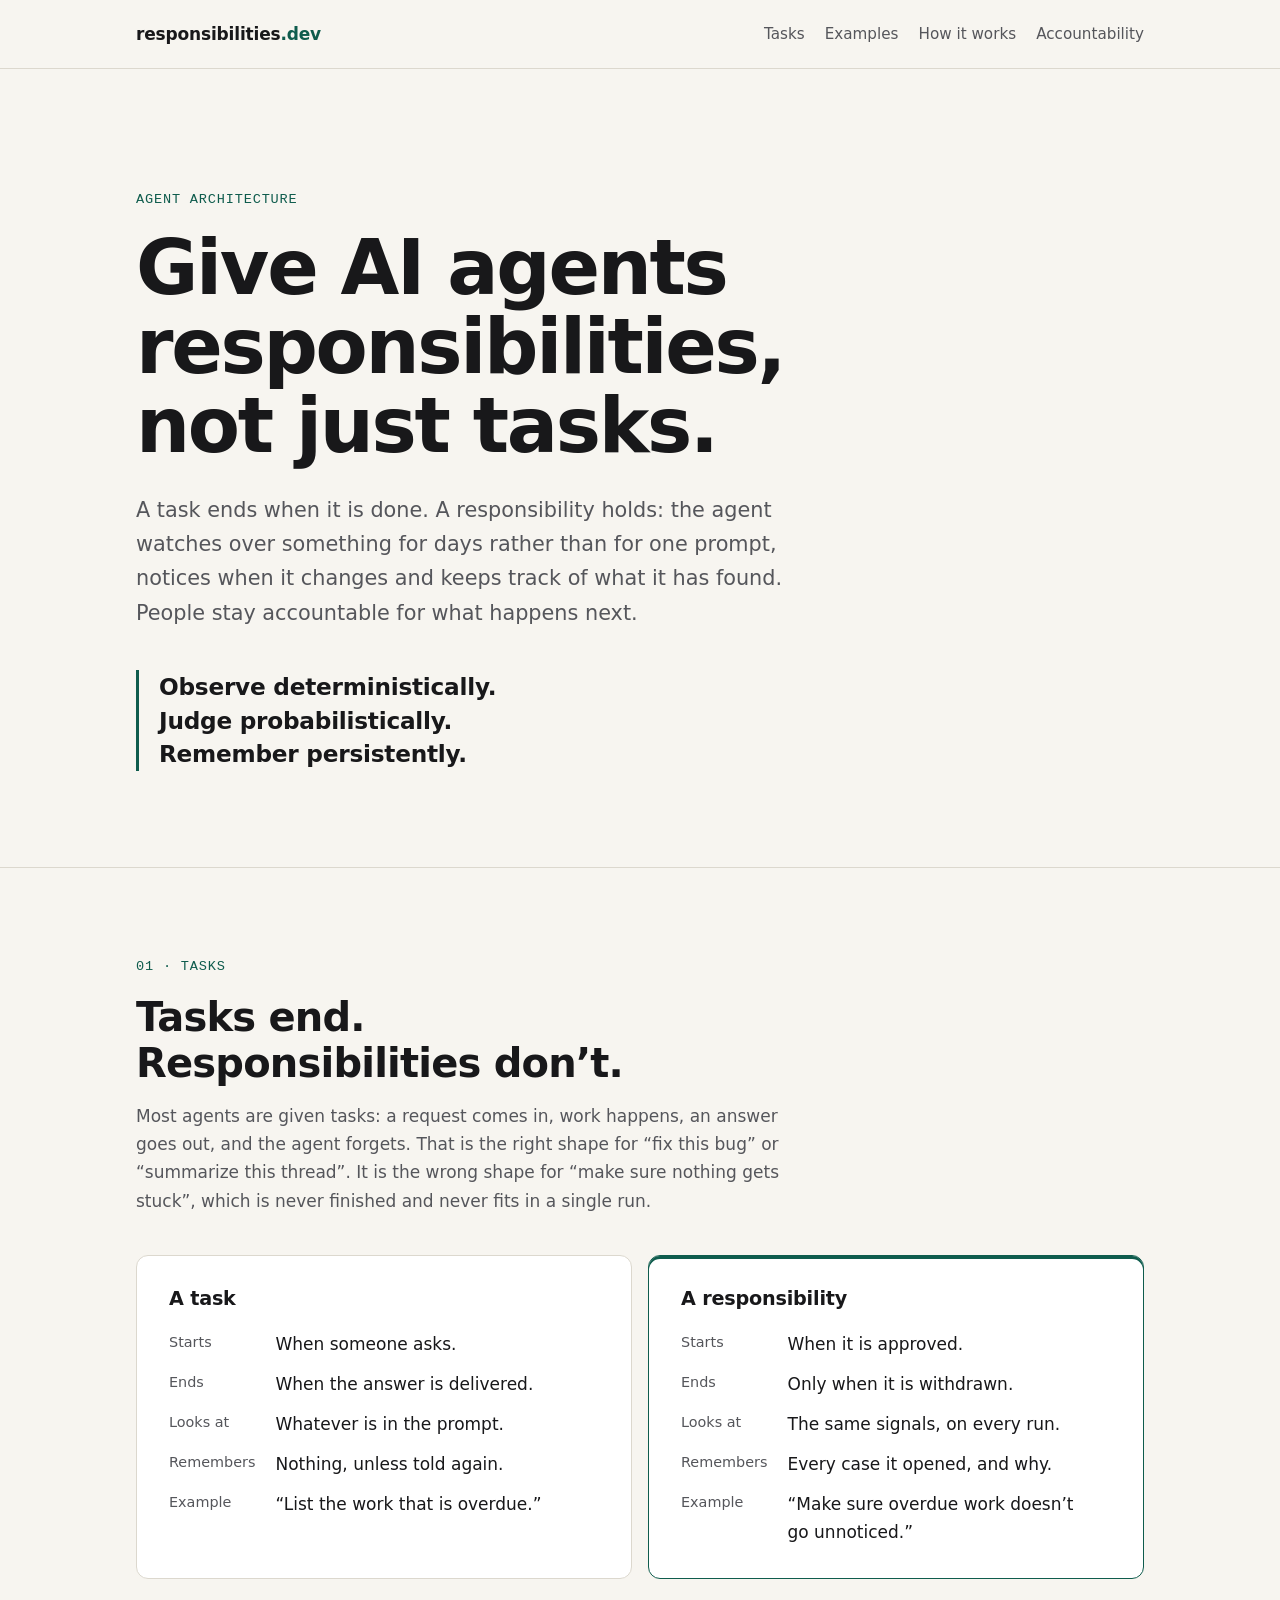
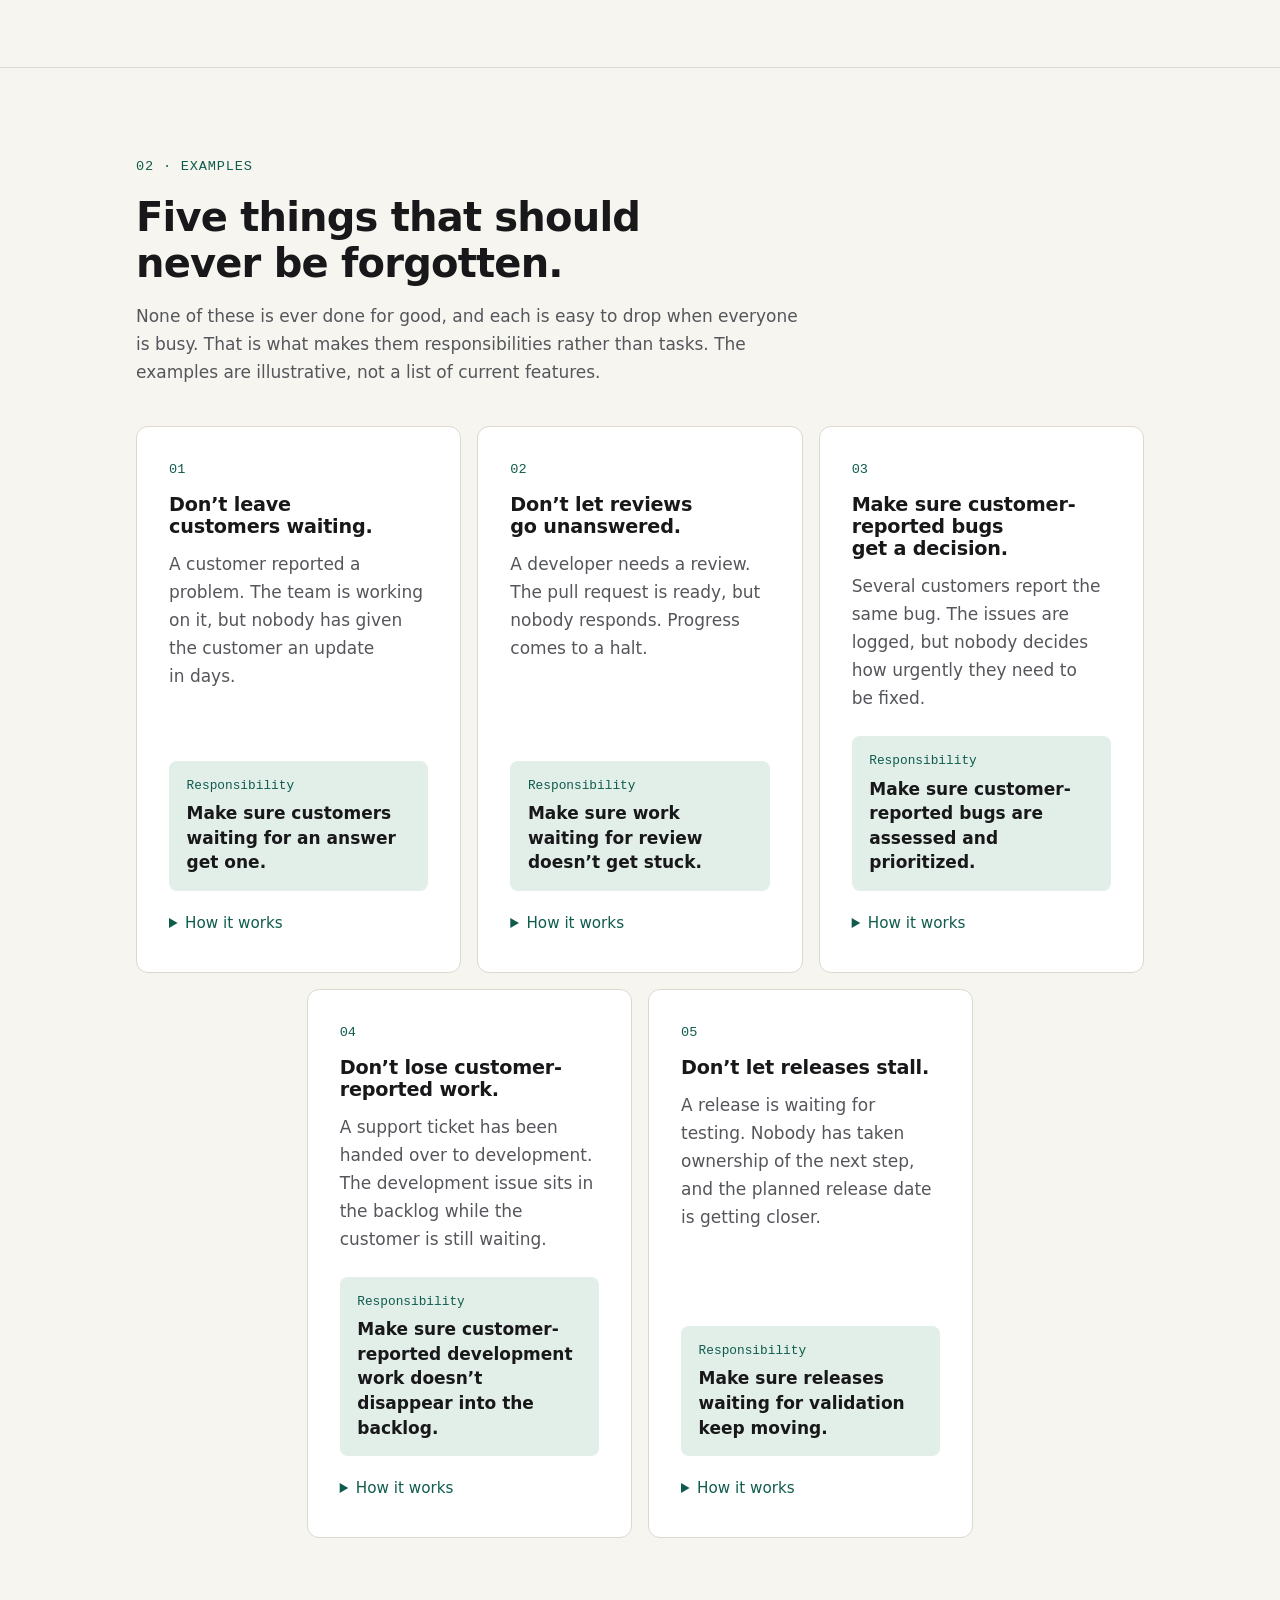
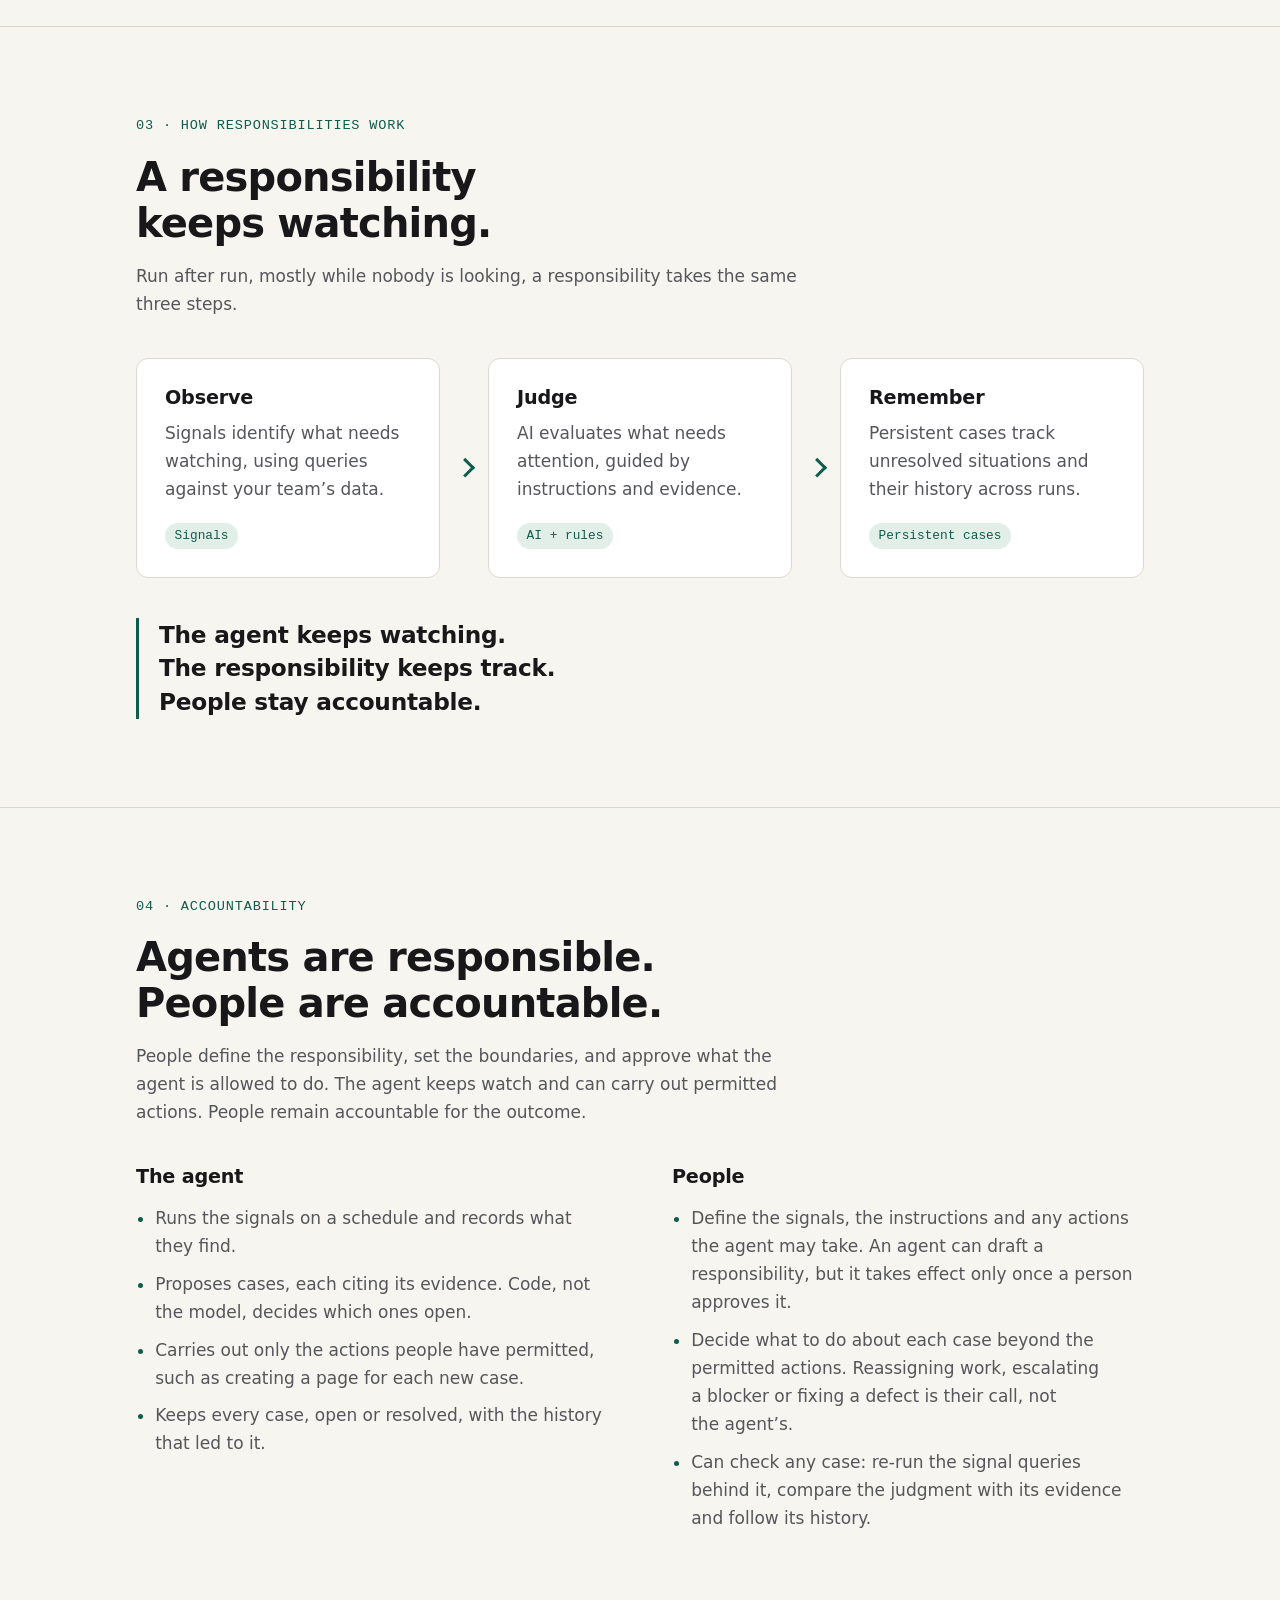
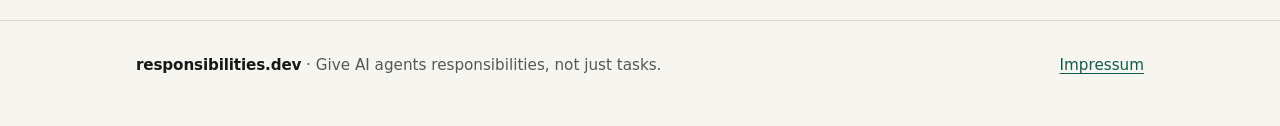
<file: index.html>
<!doctype html>
<html lang="en">
<head>
  <meta charset="utf-8">
  <meta name="viewport" content="width=device-width, initial-scale=1">
  <title>Give AI agents responsibilities, not just tasks · responsibilities.dev</title>
  <meta name="description" content="An architecture for AI agents with ongoing responsibilities: deterministic signals, probabilistic judgment guided by instructions, persistent cases and people who stay accountable.">
  <link rel="canonical" href="https://responsibilities.dev/">
  <meta name="color-scheme" content="light dark">
  <meta name="theme-color" content="#f7f5f0" media="(prefers-color-scheme: light)">
  <meta name="theme-color" content="#111315" media="(prefers-color-scheme: dark)">
  <meta property="og:type" content="website">
  <meta property="og:site_name" content="responsibilities.dev">
  <meta property="og:url" content="https://responsibilities.dev/">
  <meta property="og:title" content="Give AI agents responsibilities, not just tasks">
  <meta property="og:description" content="Observe deterministically. Judge probabilistically. Remember persistently. An architecture for AI agents whose work never finishes.">
  <meta name="twitter:card" content="summary">
  <link rel="icon" href="favicon.svg" type="image/svg+xml">
  <link rel="stylesheet" href="styles.css?v=ed3bcede">
</head>
<body>
  <a class="skip-link" href="#main">Skip to content</a>

  <header class="site-header">
    <div class="wrap header-inner">
      <a class="brand" href="./">responsibilities<span>.dev</span></a>
      <nav aria-label="On this page">
        <ul role="list">
          <li><a href="#tasks">Tasks</a></li>
          <li><a href="#examples">Examples</a></li>
          <li><a href="#how">How it works</a></li>
          <li><a href="#accountability">Accountability</a></li>
        </ul>
      </nav>
    </div>
  </header>

  <main id="main" tabindex="-1">
    <section class="hero" aria-labelledby="hero-title">
      <div class="wrap">
        <p class="eyebrow">Agent architecture</p>
        <h1 id="hero-title">Give AI agents responsibilities, not just&nbsp;tasks.</h1>
        <p class="lede">A task ends when it is done. A responsibility holds: the agent watches over something for days rather than for one prompt, notices when it changes and keeps track of what it has found. People stay accountable for what happens next.</p>
        <p class="motto">
          <span>Observe deterministically.</span>
          <span>Judge probabilistically.</span>
          <span>Remember persistently.</span>
        </p>
      </div>
    </section>

    <section id="tasks" class="section" aria-labelledby="tasks-title">
      <div class="wrap">
        <div class="section-head">
          <p class="eyebrow">01 · Tasks</p>
          <h2 id="tasks-title">Tasks end. Responsibilities don’t.</h2>
          <p>Most agents are given tasks: a request comes in, work happens, an answer goes out, and the agent forgets. That is the right shape for “fix this bug” or “summarize this thread”. It is the wrong shape for “make sure nothing gets stuck”, which is never finished and never fits in a single run.</p>
        </div>
        <div class="compare">
          <article class="card">
            <h3>A task</h3>
            <dl>
              <dt>Starts</dt><dd>When someone asks.</dd>
              <dt>Ends</dt><dd>When the answer is delivered.</dd>
              <dt>Looks at</dt><dd>Whatever is in the prompt.</dd>
              <dt>Remembers</dt><dd>Nothing, unless told again.</dd>
              <dt>Example</dt><dd>“List the work that is overdue.”</dd>
            </dl>
          </article>
          <article class="card card-accent">
            <h3>A responsibility</h3>
            <dl>
              <dt>Starts</dt><dd>When it is approved.</dd>
              <dt>Ends</dt><dd>Only when it is withdrawn.</dd>
              <dt>Looks at</dt><dd>The same signals, on every run.</dd>
              <dt>Remembers</dt><dd>Every case it opened, and why.</dd>
              <dt>Example</dt><dd>“Make sure overdue work doesn’t go unnoticed.”</dd>
            </dl>
          </article>
        </div>
      </div>
    </section>

    <section id="examples" class="section" aria-labelledby="examples-title">
      <div class="wrap">
        <div class="section-head">
          <p class="eyebrow">02 · Examples</p>
          <h2 id="examples-title">Five things that should never be forgotten.</h2>
          <p>None of these is ever done for good, and each is easy to drop when everyone is busy. That is what makes them responsibilities rather than tasks. The examples are illustrative, not a list of current features.</p>
        </div>
        <ol class="examples" role="list">
          <li class="card">
            <h3>Don’t leave customers waiting.</h3>
            <p>A customer reported a problem. The team is working on it, but nobody has given the customer an update in days.</p>
            <p class="responsibility"><span>Responsibility</span> Make sure customers waiting for an answer get one.</p>
            <details>
              <summary>How it works</summary>
              <dl>
                <dt>Signal</dt>
                <dd>Customer support issues waiting for a response.</dd>
                <dt>Instructions</dt>
                <dd>Identify customers who haven’t received an update in several days and explain why follow-up is needed.</dd>
                <dt>Case</dt>
                <dd>Customer waiting for an update on a support issue.</dd>
              </dl>
            </details>
          </li>
          <li class="card">
            <h3>Don’t let reviews go unanswered.</h3>
            <p>A developer needs a review. The pull request is ready, but nobody responds. Progress comes to a halt.</p>
            <p class="responsibility"><span>Responsibility</span> Make sure work waiting for review doesn’t get stuck.</p>
            <details>
              <summary>How it works</summary>
              <dl>
                <dt>Signal</dt>
                <dd>Work items waiting for review.</dd>
                <dt>Instructions</dt>
                <dd>Identify reviews that have had no response for several days and explain why they need attention.</dd>
                <dt>Case</dt>
                <dd>Work item waiting for a review.</dd>
              </dl>
            </details>
          </li>
          <li class="card">
            <h3>Make sure customer-reported bugs get a decision.</h3>
            <p>Several customers report the same bug. The issues are logged, but nobody decides how urgently they need to be fixed.</p>
            <p class="responsibility"><span>Responsibility</span> Make sure customer-reported bugs are assessed and prioritized.</p>
            <details>
              <summary>How it works</summary>
              <dl>
                <dt>Signal</dt>
                <dd>Customer-reported bugs that have no priority yet.</dd>
                <dt>Instructions</dt>
                <dd>Identify bugs that have waited several days for a priority and explain why a decision is needed.</dd>
                <dt>Case</dt>
                <dd>Customer-reported bug waiting for a priority decision.</dd>
              </dl>
            </details>
          </li>
          <li class="card">
            <h3>Don’t lose customer-reported work.</h3>
            <p>A support ticket has been handed over to development. The development issue sits in the backlog while the customer is still waiting.</p>
            <p class="responsibility"><span>Responsibility</span> Make sure customer-reported development work doesn’t disappear into the backlog.</p>
            <details>
              <summary>How it works</summary>
              <dl>
                <dt>Signal</dt>
                <dd>Development issues marked as customer-reported that are still in the backlog.</dd>
                <dt>Instructions</dt>
                <dd>Identify customer-reported issues that have sat in the backlog for several days and explain why they need to be scheduled.</dd>
                <dt>Case</dt>
                <dd>Customer-reported issue waiting in the backlog.</dd>
              </dl>
            </details>
          </li>
          <li class="card">
            <h3>Don’t let releases stall.</h3>
            <p>A release is waiting for testing. Nobody has taken ownership of the next step, and the planned release date is getting closer.</p>
            <p class="responsibility"><span>Responsibility</span> Make sure releases waiting for validation keep moving.</p>
            <details>
              <summary>How it works</summary>
              <dl>
                <dt>Signal</dt>
                <dd>Work planned for the next release that is waiting for testing.</dd>
                <dt>Instructions</dt>
                <dd>Identify release work that has waited several days for testing and explain why it needs to move.</dd>
                <dt>Case</dt>
                <dd>Release work waiting for testing.</dd>
              </dl>
            </details>
          </li>
        </ol>
      </div>
    </section>

    <section id="how" class="section" aria-labelledby="how-title">
      <div class="wrap">
        <div class="section-head">
          <p class="eyebrow">03 · How responsibilities work</p>
          <h2 id="how-title">A responsibility keeps watching.</h2>
          <p>Run after run, mostly while nobody is looking, a responsibility takes the same three steps.</p>
        </div>
        <ol class="flow" role="list">
          <li>
            <h3>Observe</h3>
            <p>Signals identify what needs watching, using queries against your team’s data.</p>
            <p class="tag">Signals</p>
          </li>
          <li>
            <h3>Judge</h3>
            <p>AI evaluates what needs attention, guided by instructions and evidence.</p>
            <p class="tag">AI + rules</p>
          </li>
          <li>
            <h3>Remember</h3>
            <p>Persistent cases track unresolved situations and their history across runs.</p>
            <p class="tag">Persistent cases</p>
          </li>
        </ol>
        <p class="motto">
          <span>The agent keeps watching.</span>
          <span>The responsibility keeps track.</span>
          <span>People stay accountable.</span>
        </p>
      </div>
    </section>

    <section id="accountability" class="section" aria-labelledby="accountability-title">
      <div class="wrap">
        <div class="section-head">
          <p class="eyebrow">04 · Accountability</p>
          <h2 id="accountability-title">Agents are responsible. People are accountable.</h2>
          <p>People define the responsibility, set the boundaries, and approve what the agent is allowed to do. The agent keeps watch and can carry out permitted actions. People remain accountable for the outcome.</p>
        </div>
        <div class="columns">
          <div>
            <h3>The agent</h3>
            <ul>
              <li>Runs the signals on a schedule and records what they find.</li>
              <li>Proposes cases, each citing its evidence. Code, not the model, decides which ones open.</li>
              <li>Carries out only the actions people have permitted, such as creating a page for each new case.</li>
              <li>Keeps every case, open or resolved, with the history that led to it.</li>
            </ul>
          </div>
          <div>
            <h3>People</h3>
            <ul>
              <li>Define the signals, the instructions and any actions the agent may take. An agent can draft a responsibility, but it takes effect only once a person approves it.</li>
              <li>Decide what to do about each case beyond the permitted actions. Reassigning work, escalating a blocker or fixing a defect is their call, not the agent’s.</li>
              <li>Can check any case: re-run the signal queries behind it, compare the judgment with its evidence and follow its history.</li>
            </ul>
          </div>
        </div>
      </div>
    </section>
  </main>

  <footer class="site-footer">
    <div class="wrap footer-inner">
      <p><span class="brand-text">responsibilities.dev</span> · Give AI agents responsibilities, not just tasks.</p>
      <a href="impressum.html">Impressum</a>
    </div>
  </footer>
</body>
</html>
</file>
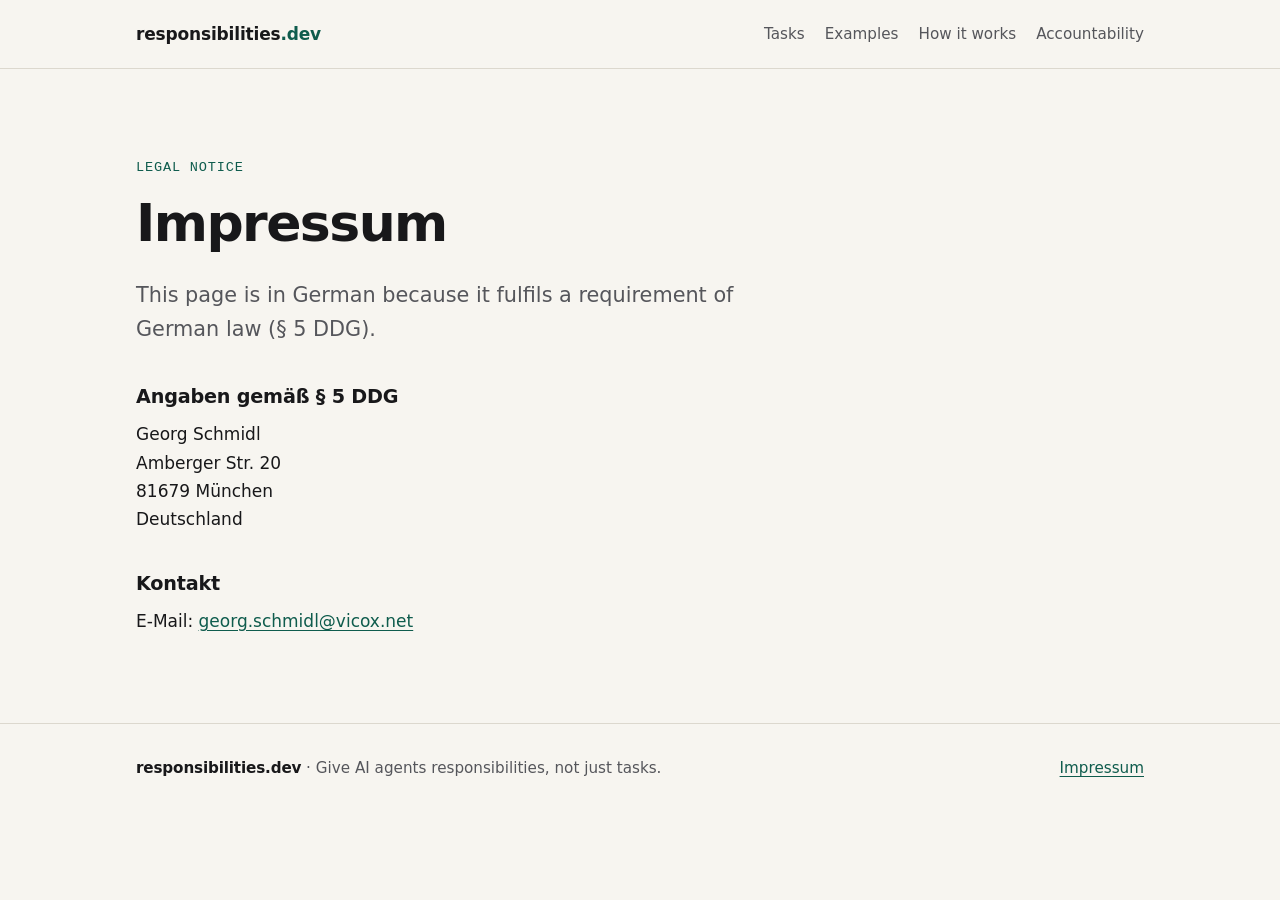
<file: impressum.html>
<!doctype html>
<html lang="en">
<head>
  <meta charset="utf-8">
  <meta name="viewport" content="width=device-width, initial-scale=1">
  <title>Impressum · responsibilities.dev</title>
  <meta name="description" content="Impressum of responsibilities.dev: who provides the site under § 5 DDG, with a postal address and a contact email.">
  <link rel="canonical" href="https://responsibilities.dev/impressum.html">
  <meta name="color-scheme" content="light dark">
  <meta name="theme-color" content="#f7f5f0" media="(prefers-color-scheme: light)">
  <meta name="theme-color" content="#111315" media="(prefers-color-scheme: dark)">
  <link rel="icon" href="favicon.svg" type="image/svg+xml">
  <link rel="stylesheet" href="styles.css?v=ed3bcede">
</head>
<body>
  <a class="skip-link" href="#main">Skip to content</a>

  <header class="site-header">
    <div class="wrap header-inner">
      <a class="brand" href="./">responsibilities<span>.dev</span></a>
      <nav aria-label="Concept">
        <ul role="list">
          <li><a href="./#tasks">Tasks</a></li>
          <li><a href="./#examples">Examples</a></li>
          <li><a href="./#how">How it works</a></li>
          <li><a href="./#accountability">Accountability</a></li>
        </ul>
      </nav>
    </div>
  </header>

  <main id="main" class="legal" tabindex="-1">
    <div class="wrap">
      <p class="eyebrow">Legal notice</p>
      <h1>Impressum</h1>
      <p class="lede">This page is in German because it fulfils a requirement of German law (§ 5 DDG).</p>

      <div lang="de">
        <h2>Angaben gemäß § 5 DDG</h2>
        <address>
          Georg Schmidl<br>
          Amberger Str. 20<br>
          81679 München<br>
          Deutschland
        </address>

        <h2>Kontakt</h2>
        <p>E-Mail: <a href="mailto:georg.schmidl@vicox.net">georg.schmidl@vicox.net</a></p>
      </div>
    </div>
  </main>

  <footer class="site-footer">
    <div class="wrap footer-inner">
      <p><span class="brand-text">responsibilities.dev</span> · Give AI agents responsibilities, not just tasks.</p>
      <a href="impressum.html" aria-current="page">Impressum</a>
    </div>
  </footer>
</body>
</html>
</file>
<file: styles.css>
:root {
  color-scheme: light dark;
  --bg: #f7f5f0;
  --surface: #ffffff;
  --ink: #18181a;
  --muted: #55565b;
  --line: #dcd8ce;
  --accent: #0f5c4d;
  --accent-soft: #e2eee8;
  --code-bg: #eeebe3;
  --wrap: 68rem;
  --measure: 42rem;
  --radius: 12px;
  --sans: system-ui, -apple-system, "Segoe UI", Roboto, "Helvetica Neue", Arial, sans-serif;
  --mono: ui-monospace, SFMono-Regular, Menlo, Consolas, "Liberation Mono", monospace;
}

@media (prefers-color-scheme: dark) {
  :root {
    --bg: #111315;
    --surface: #181b1e;
    --ink: #ecebe6;
    --muted: #a8aaad;
    --line: #2d3135;
    --accent: #6fd3bb;
    --accent-soft: #15302a;
    --code-bg: #20252a;
  }
}

*,
*::before,
*::after {
  box-sizing: border-box;
}

html {
  -webkit-text-size-adjust: 100%;
  text-size-adjust: 100%;
}

@media (prefers-reduced-motion: no-preference) {
  html {
    scroll-behavior: smooth;
  }
}

body {
  margin: 0;
  background: var(--bg);
  color: var(--ink);
  font: 1.0625rem/1.65 var(--sans);
}

h1,
h2,
h3 {
  line-height: 1.15;
  text-wrap: balance;
  overflow-wrap: break-word;
}

p,
li,
dd {
  text-wrap: pretty;
}

a {
  color: var(--accent);
  text-underline-offset: 0.2em;
}

:focus-visible {
  outline: 3px solid var(--accent);
  outline-offset: 3px;
  border-radius: 4px;
}

main:focus {
  outline: none;
}

code {
  font-family: var(--mono);
  font-size: 0.9em;
  background: var(--code-bg);
  border-radius: 6px;
  padding: 0.15em 0.4em;
  overflow-wrap: anywhere;
}

var {
  font-family: var(--mono);
  font-style: normal;
  font-size: 0.95em;
}

.wrap {
  max-width: var(--wrap);
  margin-inline: auto;
  padding-inline: clamp(1.25rem, 4vw, 2.5rem);
}

.skip-link {
  position: absolute;
  left: 1rem;
  top: -4rem;
  z-index: 10;
  padding: 0.6rem 1rem;
  background: var(--ink);
  color: var(--bg);
  border-radius: 8px;
  font-weight: 600;
  text-decoration: none;
}

.skip-link:focus {
  top: 1rem;
}

/* Header */

.site-header {
  border-bottom: 1px solid var(--line);
}

.header-inner {
  display: flex;
  flex-wrap: wrap;
  align-items: center;
  justify-content: space-between;
  gap: 0.5rem 1.5rem;
  padding-block: 1rem;
}

.brand,
.brand-text {
  font-weight: 700;
  letter-spacing: -0.01em;
  color: var(--ink);
}

.brand {
  text-decoration: none;
}

.brand span {
  color: var(--accent);
}

.site-header ul {
  display: flex;
  flex-wrap: wrap;
  gap: 0.25rem 1.25rem;
  margin: 0;
  padding: 0;
  list-style: none;
  font-size: 0.95rem;
}

.site-header nav a {
  display: inline-block;
  padding-block: 0.35rem;
  color: var(--muted);
  text-decoration: none;
}

.site-header nav a:hover {
  color: var(--ink);
  text-decoration: underline;
}

/* Hero */

.hero {
  padding-block: clamp(3.5rem, 10vw, 7.5rem) clamp(3rem, 8vw, 6rem);
}

.eyebrow {
  margin: 0 0 1rem;
  color: var(--accent);
  font-family: var(--mono);
  font-size: 0.85rem;
  letter-spacing: 0.06em;
  text-transform: uppercase;
}

h1 {
  max-width: 15ch;
  margin: 0;
  font-size: clamp(2.5rem, 4.5vw + 1.25rem, 4.75rem);
  line-height: 1.04;
  letter-spacing: -0.03em;
}

.lede {
  max-width: var(--measure);
  margin: 1.75rem 0 0;
  color: var(--muted);
  font-size: clamp(1.125rem, 0.5vw + 1rem, 1.3rem);
}

.motto {
  margin: 2.5rem 0 0;
  padding-left: 1.25rem;
  border-left: 3px solid var(--accent);
  font-size: clamp(1.15rem, 1vw + 0.9rem, 1.45rem);
  font-weight: 600;
  line-height: 1.45;
  letter-spacing: -0.01em;
}

.motto span {
  display: block;
}

/* Sections */

.section {
  padding-block: clamp(3rem, 8vw, 5.5rem);
  border-top: 1px solid var(--line);
}

.section-head {
  max-width: var(--measure);
  margin-bottom: 2.5rem;
}

.section-head h2 {
  margin: 0;
  font-size: clamp(1.75rem, 2vw + 1rem, 2.5rem);
  letter-spacing: -0.02em;
}

.section-head h2 + p {
  margin: 1rem 0 0;
  color: var(--muted);
}

h3 {
  margin: 0;
  font-size: 1.2rem;
  letter-spacing: -0.01em;
}

/* Tasks vs responsibilities */

.compare {
  display: grid;
  grid-template-columns: repeat(auto-fit, minmax(min(100%, 22rem), 1fr));
  gap: 1rem;
}

.card {
  padding: clamp(1.25rem, 3vw, 2rem);
  background: var(--surface);
  border: 1px solid var(--line);
  border-radius: var(--radius);
}

.card-accent {
  border-color: var(--accent);
  box-shadow: inset 0 3px 0 var(--accent);
}

.card dl {
  display: grid;
  grid-template-columns: max-content 1fr;
  gap: 0.75rem 1.25rem;
  margin: 1.25rem 0 0;
}

.card dt {
  color: var(--muted);
  font-size: 0.9rem;
  padding-top: 0.1rem;
}

.card dd {
  margin: 0;
}

/* Examples: five equal cards (.card), three over two with the second row centered */

.examples {
  display: grid;
  grid-template-columns: repeat(6, 1fr);
  gap: 1rem;
  margin: 0;
  padding: 0;
  list-style: none;
  counter-reset: example;
}

.examples > li {
  grid-column: span 2;
  display: flex;
  flex-direction: column;
  counter-increment: example;
}

.examples li:nth-child(4) {
  grid-column: 2 / span 2;
}

.examples li:nth-child(5) {
  grid-column: 4 / span 2;
}

.examples li::before {
  content: counter(example, decimal-leading-zero);
  content: counter(example, decimal-leading-zero) / "";
  margin-bottom: 0.75rem;
  color: var(--accent);
  font-family: var(--mono);
  font-size: 0.85rem;
}

.examples li > p {
  margin: 0.75rem 0 1.5rem;
  color: var(--muted);
}

/* Pushed to the bottom of the card, so the responsibilities in a row line up. */
.examples .responsibility {
  margin: auto 0 0;
  padding: 1rem 1.1rem;
  background: var(--accent-soft);
  border-radius: 8px;
  color: var(--ink);
  font-weight: 600;
  line-height: 1.45;
}

.responsibility span {
  display: block;
  margin-bottom: 0.35rem;
  color: var(--accent);
  font-family: var(--mono);
  font-size: 0.8rem;
  font-weight: 400;
}

/* "How it works": closed by default, so the five cards stay easy to scan. */
.examples details {
  margin-top: 1rem;
  font-size: 0.95rem;
}

.examples summary {
  width: fit-content;
  padding-block: 0.25rem;
  color: var(--accent);
  cursor: pointer;
}

.examples details dl {
  display: block;
  margin: 0.5rem 0 0;
}

.examples details dt {
  padding-top: 0;
  font-family: var(--mono);
  font-size: 0.8rem;
}

.examples details dd {
  margin: 0.15rem 0 0;
}

.examples details dd + dt {
  margin-top: 0.75rem;
}

@media (max-width: 60rem) {
  .examples {
    grid-template-columns: repeat(4, 1fr);
  }

  .examples li:nth-child(4) {
    grid-column: span 2;
  }

  .examples li:nth-child(5) {
    grid-column: 2 / span 2;
  }
}

@media (max-width: 40rem) {
  .examples {
    grid-template-columns: 1fr;
  }

  .examples li:nth-child(n) {
    grid-column: auto;
  }
}

/* Flow: observe -> judge -> remember */

.flow {
  display: grid;
  grid-template-columns: repeat(3, 1fr);
  gap: 3rem;
  margin: 0;
  padding: 0;
  list-style: none;
}

.flow li {
  position: relative;
  display: flex;
  flex-direction: column;
  align-items: flex-start;
  padding: clamp(1.25rem, 2.5vw, 1.75rem);
  background: var(--surface);
  border: 1px solid var(--line);
  border-radius: var(--radius);
}

/* Arrow between steps, drawn with borders so it has no text to announce. */
.flow li + li::before {
  content: "";
  position: absolute;
  top: 50%;
  left: -1.95rem;
  width: 0.9rem;
  height: 0.9rem;
  border-top: 3px solid var(--accent);
  border-right: 3px solid var(--accent);
  transform: translateY(-50%) rotate(45deg);
}

.flow li > p {
  margin: 0.6rem 0 1.25rem;
  color: var(--muted);
}

.flow .tag {
  margin: auto 0 0;
  padding: 0.15rem 0.6rem;
  background: var(--accent-soft);
  color: var(--accent);
  border-radius: 999px;
  font-family: var(--mono);
  font-size: 0.8rem;
}

@media (max-width: 56rem) {
  .flow {
    grid-template-columns: 1fr;
    gap: 2.75rem;
  }

  .flow li + li::before {
    top: -1.85rem;
    left: 50%;
    transform: translateX(-50%) rotate(135deg);
  }
}

/* Accountability */

.columns {
  display: grid;
  grid-template-columns: repeat(auto-fit, minmax(min(100%, 22rem), 1fr));
  gap: 2rem clamp(2rem, 5vw, 4rem);
}

.columns ul {
  margin: 1rem 0 0;
  padding-left: 1.2rem;
  color: var(--muted);
}

.columns li + li {
  margin-top: 0.6rem;
}

.columns li::marker {
  color: var(--accent);
}

/* Impressum */

.legal {
  display: block;
  padding-block: clamp(3rem, 8vw, 5.5rem);
}

.legal h1 {
  font-size: clamp(2.25rem, 3vw + 1.25rem, 3.25rem);
}

.legal h2 {
  margin: 2.5rem 0 0;
  font-size: 1.2rem;
  letter-spacing: -0.01em;
}

.legal address,
.legal h2 + p {
  margin: 0.75rem 0 0;
  font-style: normal;
}

/* Footer */

.site-footer {
  padding-block: 2rem 3rem;
  border-top: 1px solid var(--line);
  color: var(--muted);
  font-size: 0.95rem;
}

.footer-inner {
  display: flex;
  flex-wrap: wrap;
  justify-content: space-between;
  gap: 0.5rem 1.5rem;
}

.site-footer p {
  margin: 0;
}

@media print {
  .site-header nav,
  .skip-link {
    display: none;
  }

  .section {
    break-inside: avoid-page;
  }
}
</file>
